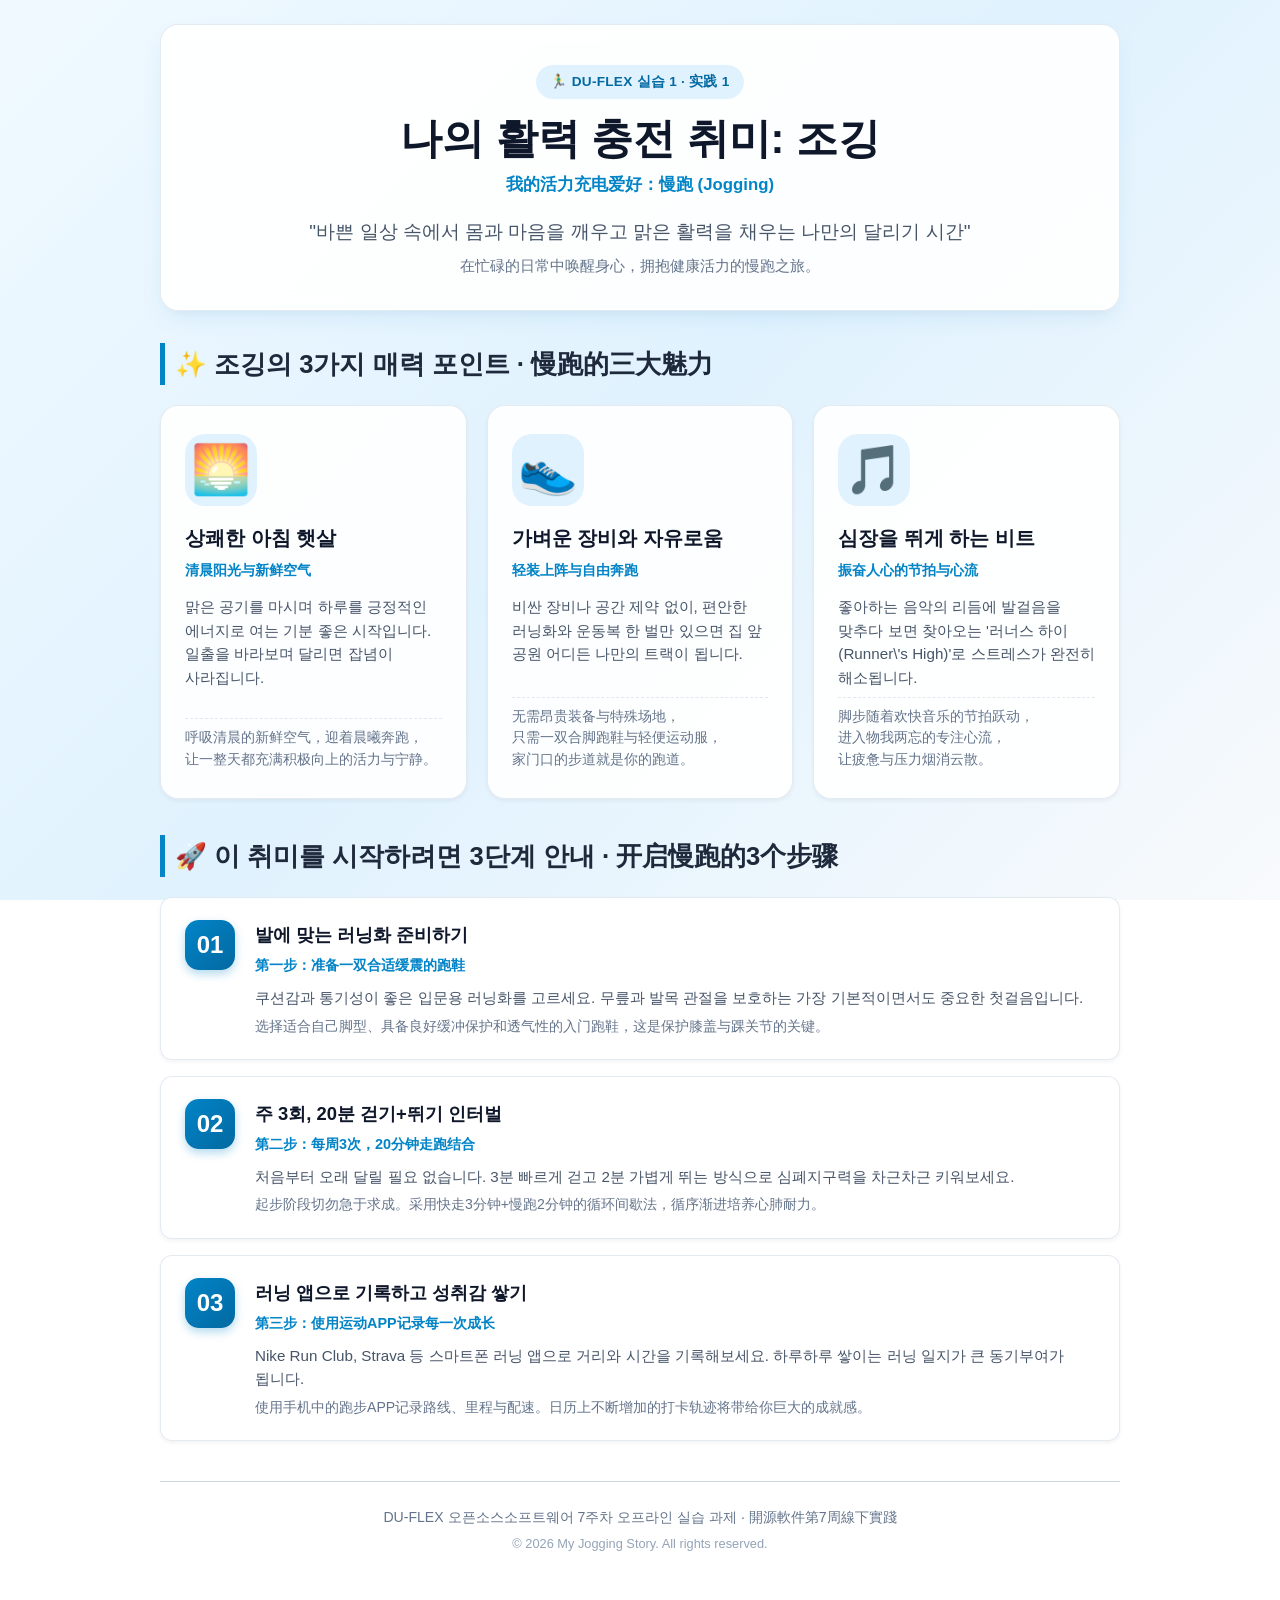
<file: practice1/index.html>
<!DOCTYPE html>
<html lang="ko">
<head>
  <meta charset="UTF-8">
  <meta name="viewport" content="width=device-width, initial-scale=1.0">
  <title>내 취미 소개 — 조깅 | 我的爱好：慢跑</title>
  <link rel="stylesheet" href="style.css">
</head>
<body>
  <div class="page-container">
    <header class="header">
      <span class="badge">🏃‍♂️ DU-FLEX 실습 1 · 实践 1</span>
      <h1 class="title">나의 활력 충전 취미: 조깅</h1>
      <p class="subtitle-zh">我的活力充电爱好：慢跑 (Jogging)</p>
      <p class="tagline">
        "바쁜 일상 속에서 몸과 마음을 깨우고 맑은 활력을 채우는 나만의 달리기 시간"<br>
        <span class="tagline-zh">在忙碌的日常中唤醒身心，拥抱健康活力的慢跑之旅。</span>
      </p>
    </header>

    <main>
      <!-- 기능 ②: 사진 대신 이모지 카드 3장 -->
      <section class="section">
        <h2 class="section-title">✨ 조깅의 3가지 매력 포인트 · 慢跑的三大魅力</h2>
        <div class="emoji-card-grid">
          <article class="card">
            <div class="emoji-icon" aria-hidden="true">🌅</div>
            <h3 class="card-title">상쾌한 아침 햇살</h3>
            <p class="card-zh">清晨阳光与新鲜空气</p>
            <p class="card-desc">
              맑은 공기를 마시며 하루를 긍정적인 에너지로 여는 기분 좋은 시작입니다. 일출을 바라보며 달리면 잡념이 사라집니다.
            </p>
            <p class="card-desc-zh">
              呼吸清晨的新鲜空气，迎着晨曦奔跑，让一整天都充满积极向上的活力与宁静。
            </p>
          </article>

          <article class="card">
            <div class="emoji-icon" aria-hidden="true">👟</div>
            <h3 class="card-title">가벼운 장비와 자유로움</h3>
            <p class="card-zh">轻装上阵与自由奔跑</p>
            <p class="card-desc">
              비싼 장비나 공간 제약 없이, 편안한 러닝화와 운동복 한 벌만 있으면 집 앞 공원 어디든 나만의 트랙이 됩니다.
            </p>
            <p class="card-desc-zh">
              无需昂贵装备与特殊场地，只需一双合脚跑鞋与轻便运动服，家门口的步道就是你的跑道。
            </p>
          </article>

          <article class="card">
            <div class="emoji-icon" aria-hidden="true">🎵</div>
            <h3 class="card-title">심장을 뛰게 하는 비트</h3>
            <p class="card-zh">振奋人心的节拍与心流</p>
            <p class="card-desc">
              좋아하는 음악의 리듬에 발걸음을 맞추다 보면 찾아오는 '러너스 하이(Runner\'s High)'로 스트레스가 완전히 해소됩니다.
            </p>
            <p class="card-desc-zh">
              脚步随着欢快音乐的节拍跃动，进入物我两忘的专注心流，让疲惫与压力烟消云散。
            </p>
          </article>
        </div>
      </section>

      <!-- 기능 ③: "이 취미를 시작하려면" 3단계 안내 -->
      <section class="section">
        <h2 class="section-title">🚀 이 취미를 시작하려면 3단계 안내 · 开启慢跑的3个步骤</h2>
        <div class="step-list">
          <div class="step-item">
            <div class="step-num">01</div>
            <div class="step-content">
              <h3 class="step-heading">발에 맞는 러닝화 준비하기</h3>
              <p class="step-heading-zh">第一步：准备一双合适缓震的跑鞋</p>
              <p class="step-desc">
                쿠션감과 통기성이 좋은 입문용 러닝화를 고르세요. 무릎과 발목 관절을 보호하는 가장 기본적이면서도 중요한 첫걸음입니다.
              </p>
              <p class="step-desc-zh">
                选择适合自己脚型、具备良好缓冲保护和透气性的入门跑鞋，这是保护膝盖与踝关节的关键。
              </p>
            </div>
          </div>

          <div class="step-item">
            <div class="step-num">02</div>
            <div class="step-content">
              <h3 class="step-heading">주 3회, 20분 걷기+뛰기 인터벌</h3>
              <p class="step-heading-zh">第二步：每周3次，20分钟走跑结合</p>
              <p class="step-desc">
                처음부터 오래 달릴 필요 없습니다. 3분 빠르게 걷고 2분 가볍게 뛰는 방식으로 심폐지구력을 차근차근 키워보세요.
              </p>
              <p class="step-desc-zh">
                起步阶段切勿急于求成。采用快走3分钟+慢跑2分钟的循环间歇法，循序渐进培养心肺耐力。
              </p>
            </div>
          </div>

          <div class="step-item">
            <div class="step-num">03</div>
            <div class="step-content">
              <h3 class="step-heading">러닝 앱으로 기록하고 성취감 쌓기</h3>
              <p class="step-heading-zh">第三步：使用运动APP记录每一次成长</p>
              <p class="step-desc">
                Nike Run Club, Strava 등 스마트폰 러닝 앱으로 거리와 시간을 기록해보세요. 하루하루 쌓이는 러닝 일지가 큰 동기부여가 됩니다.
              </p>
              <p class="step-desc-zh">
                使用手机中的跑步APP记录路线、里程与配速。日历上不断增加的打卡轨迹将带给你巨大的成就感。
              </p>
            </div>
          </div>
        </div>
      </section>
    </main>

    <footer class="footer">
      <p>DU-FLEX 오픈소스소프트웨어 7주차 오프라인 실습 과제 · 開源軟件第7周線下實踐</p>
      <p class="copyright">© 2026 My Jogging Story. All rights reserved.</p>
    </footer>
  </div>
</body>
</html>
</file>
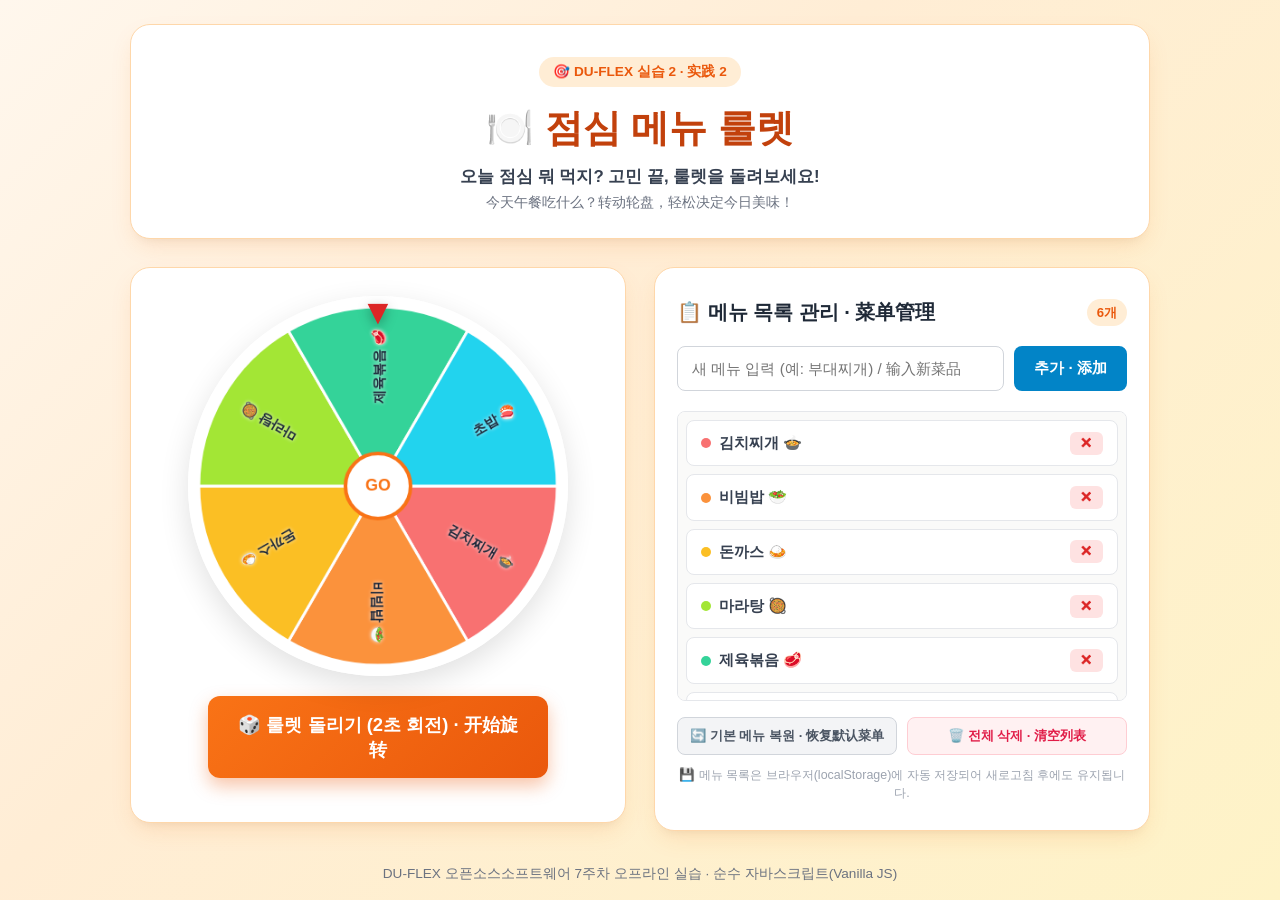
<file: practice2/index.html>
<!DOCTYPE html>
<html lang="ko">
<head>
  <meta charset="UTF-8">
  <meta name="viewport" content="width=device-width, initial-scale=1.0">
  <title>점심 메뉴 룰렛 | 午餐菜单轮盘</title>
  <link rel="stylesheet" href="style.css">
</head>
<body>
  <div class="app-container">
    <header class="app-header">
      <span class="badge">🎯 DU-FLEX 실습 2 · 实践 2</span>
      <h1>🍽️ 점심 메뉴 룰렛</h1>
      <p class="subtitle">오늘 점심 뭐 먹지? 고민 끝, 룰렛을 돌려보세요!</p>
      <p class="subtitle-zh">今天午餐吃什么？转动轮盘，轻松决定今日美味！</p>
    </header>

    <main class="main-content">
      <!-- 룰렛 영역 -->
      <section class="roulette-section">
        <div class="wheel-wrapper">
          <div class="pointer" aria-hidden="true">▼</div>
          <canvas id="wheelCanvas" width="420" height="420"></canvas>
        </div>

        <button id="spinBtn" class="spin-button" type="button">
          🎲 룰렛 돌리기 (2초 회전) · 开始旋转
        </button>

        <!-- 결과 표시 카드 (기능 ②) -->
        <div id="resultCard" class="result-card hidden">
          <span class="result-label">🎉 오늘 추천 점심 메뉴 · 今日推荐午餐</span>
          <div id="resultText" class="result-text">---</div>
          <p class="result-desc">맛있게 드시고 든든한 하루 보내세요! / 祝您用餐愉快！</p>
        </div>
      </section>

      <!-- 메뉴 목록 관리 영역 (기능 ① & ③) -->
      <section class="menu-manager-section">
        <div class="manager-header">
          <h2>📋 메뉴 목록 관리 · 菜单管理</h2>
          <span id="menuCountBadge" class="count-badge">0개</span>
        </div>

        <!-- 메뉴 입력 폼 -->
        <form id="addMenuForm" class="add-form" onsubmit="return false;">
          <input
            type="text"
            id="menuInput"
            placeholder="새 메뉴 입력 (예: 부대찌개) / 输入新菜品"
            maxlength="20"
            autocomplete="off"
            required
          />
          <button type="submit" id="addBtn" class="add-button">추가 · 添加</button>
        </form>

        <!-- 메뉴 목록 -->
        <div class="menu-list-container">
          <ul id="menuList" class="menu-list">
            <!-- 동적으로 렌더링 -->
          </ul>
        </div>

        <!-- 보조 버튼들 -->
        <div class="actions-footer">
          <button id="resetPresetBtn" class="secondary-btn" type="button">
            🔄 기본 메뉴 복원 · 恢复默认菜单
          </button>
          <button id="clearAllBtn" class="danger-btn" type="button">
            🗑️ 전체 삭제 · 清空列表
          </button>
        </div>
        <p class="storage-notice">
          💾 메뉴 목록은 브라우저(localStorage)에 자동 저장되어 새로고침 후에도 유지됩니다.
        </p>
      </section>
    </main>

    <footer class="app-footer">
      <p>DU-FLEX 오픈소스소프트웨어 7주차 오프라인 실습 · 순수 자바스크립트(Vanilla JS)</p>
    </footer>
  </div>

  <script src="app.js"></script>
</body>
</html>
</file>
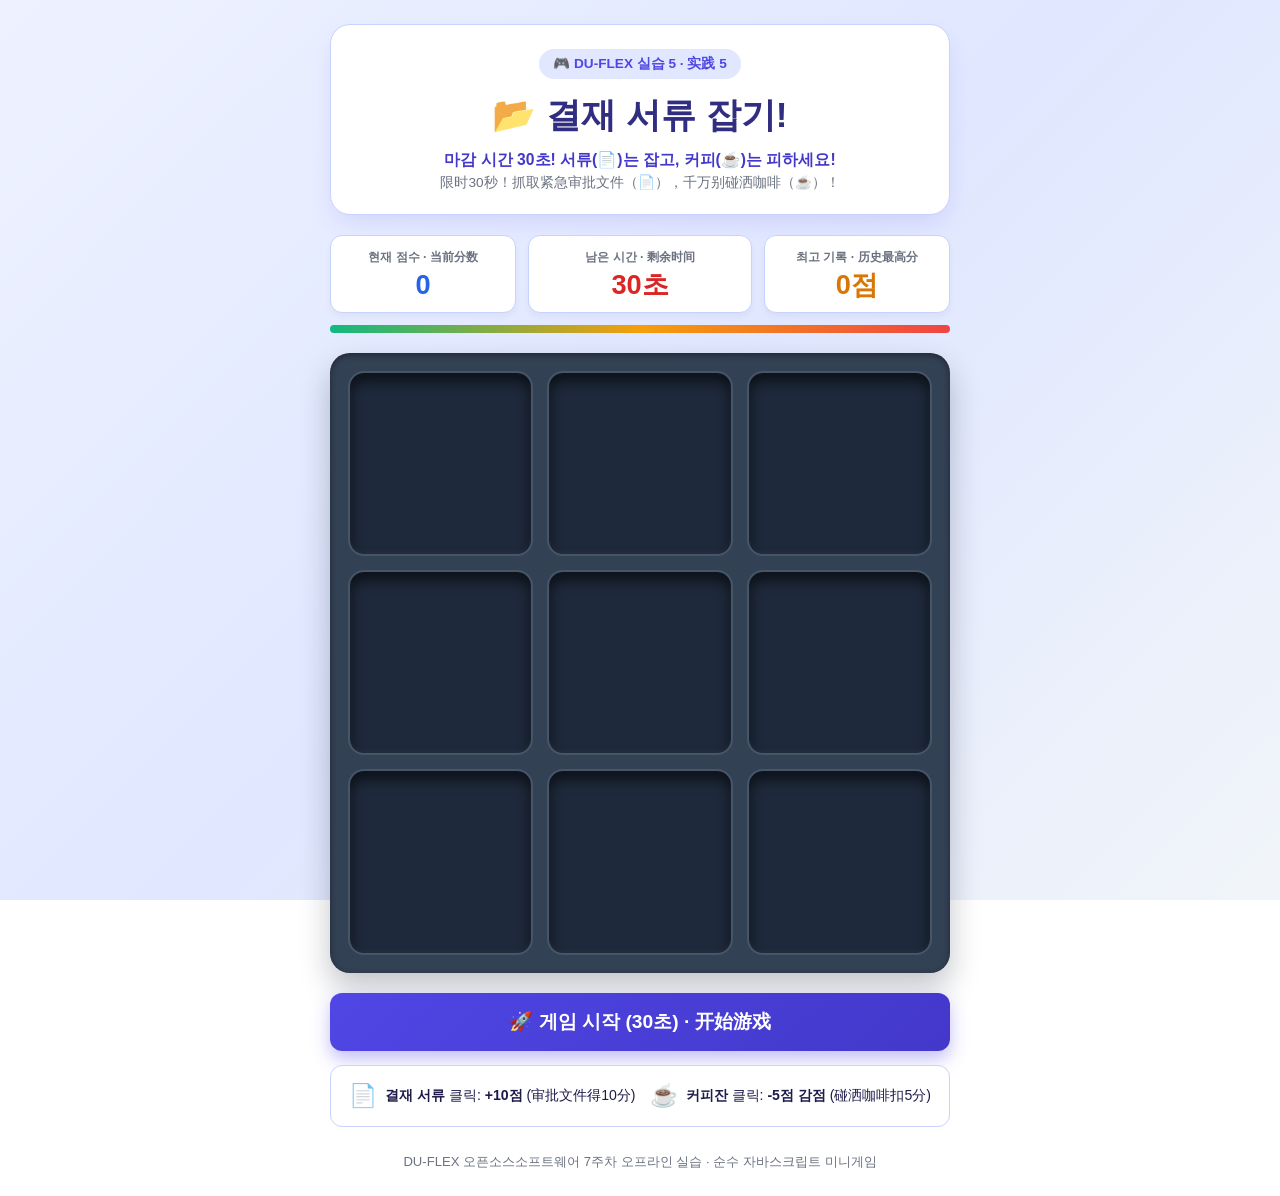
<file: practice5/index.html>
<!DOCTYPE html>
<html lang="ko">
<head>
  <meta charset="UTF-8">
  <meta name="viewport" content="width=device-width, initial-scale=1.0">
  <title>결재 서류 잡기 게임 | 抓取审批文件游戏</title>
  <link rel="stylesheet" href="style.css">
</head>
<body>
  <div class="game-container">
    <header class="game-header">
      <span class="badge">🎮 DU-FLEX 실습 5 · 实践 5</span>
      <h1>📂 결재 서류 잡기!</h1>
      <p class="subtitle">마감 시간 30초! 서류(📄)는 잡고, 커피(☕)는 피하세요!</p>
      <p class="subtitle-zh">限时30秒！抓取紧急审批文件（📄），千万别碰洒咖啡（☕）！</p>
    </header>

    <!-- 게임 상태 바 (점수, 남은시간, 최고기록) -->
    <section class="status-bar">
      <div class="status-box">
        <span class="status-label">현재 점수 · 当前分数</span>
        <span id="currentScore" class="status-value score-value">0</span>
      </div>
      <div class="status-box timer-box">
        <span class="status-label">남은 시간 · 剩余时间</span>
        <span id="timeLeft" class="status-value timer-value">30초</span>
      </div>
      <div class="status-box">
        <span class="status-label">최고 기록 · 历史最高分</span>
        <span id="highScore" class="status-value highscore-value">0</span>
      </div>
    </section>

    <!-- 타이머 진행 바 -->
    <div class="timer-progress-container">
      <div id="timerProgressBar" class="timer-progress-bar"></div>
    </div>

    <!-- 3x3 두더지잡기 게임 그리드 (기능 ①) -->
    <main class="grid-board" id="gridBoard">
      <div class="hole" data-index="0"><div class="mole" aria-hidden="true"></div></div>
      <div class="hole" data-index="1"><div class="mole" aria-hidden="true"></div></div>
      <div class="hole" data-index="2"><div class="mole" aria-hidden="true"></div></div>
      <div class="hole" data-index="3"><div class="mole" aria-hidden="true"></div></div>
      <div class="hole" data-index="4"><div class="mole" aria-hidden="true"></div></div>
      <div class="hole" data-index="5"><div class="mole" aria-hidden="true"></div></div>
      <div class="hole" data-index="6"><div class="mole" aria-hidden="true"></div></div>
      <div class="hole" data-index="7"><div class="mole" aria-hidden="true"></div></div>
      <div class="hole" data-index="8"><div class="mole" aria-hidden="true"></div></div>
    </main>

    <!-- 하단 컨트롤 & 규칙 안내 -->
    <section class="controls-section">
      <button id="startBtn" class="start-btn" type="button">
        🚀 게임 시작 (30초) · 开始游戏
      </button>

      <div class="rule-box">
        <div class="rule-item plus">
          <span class="rule-icon">📄</span>
          <span><strong>결재 서류</strong> 클릭: <strong>+10점</strong> (审批文件得10分)</span>
        </div>
        <div class="rule-item minus">
          <span class="rule-icon">☕</span>
          <span><strong>커피잔</strong> 클릭: <strong>-5점 감점</strong> (碰洒咖啡扣5分)</span>
        </div>
      </div>
    </section>

    <!-- 게임 종료 모달 (기능 ③) -->
    <div id="gameOverModal" class="modal-overlay hidden">
      <div class="modal-card">
        <h2 id="modalTitle">⏰ 업무 종료! (Time Over)</h2>
        <p class="modal-zh">30秒挑战结束！</p>
        
        <div class="modal-scores">
          <div class="modal-score-item">
            <span>이번 점수 (本次得分)</span>
            <strong id="finalScore" class="highlight-score">0점</strong>
          </div>
          <div class="modal-score-item">
            <span>최고 기록 (最高纪录)</span>
            <strong id="modalHighScore">0점</strong>
          </div>
        </div>

        <p id="newRecordNotice" class="new-record-notice hidden">
          👑 축하합니다! 새로운 최고 기록을 달성했습니다! / 恭喜创下新纪录！
        </p>

        <div class="modal-stats">
          <span>📄 결재 서류 완료: <strong id="statDocs">0</strong>건</span>
          <span>☕ 커피 쏟음: <strong id="statCoffee">0</strong>회</span>
        </div>

        <button id="modalRestartBtn" class="restart-btn" type="button">
          🔄 다시 도전하기 · 再来一局
        </button>
      </div>
    </div>

    <footer class="game-footer">
      <p>DU-FLEX 오픈소스소프트웨어 7주차 오프라인 실습 · 순수 자바스크립트 미니게임</p>
    </footer>
  </div>

  <script src="game.js"></script>
</body>
</html>
</file>
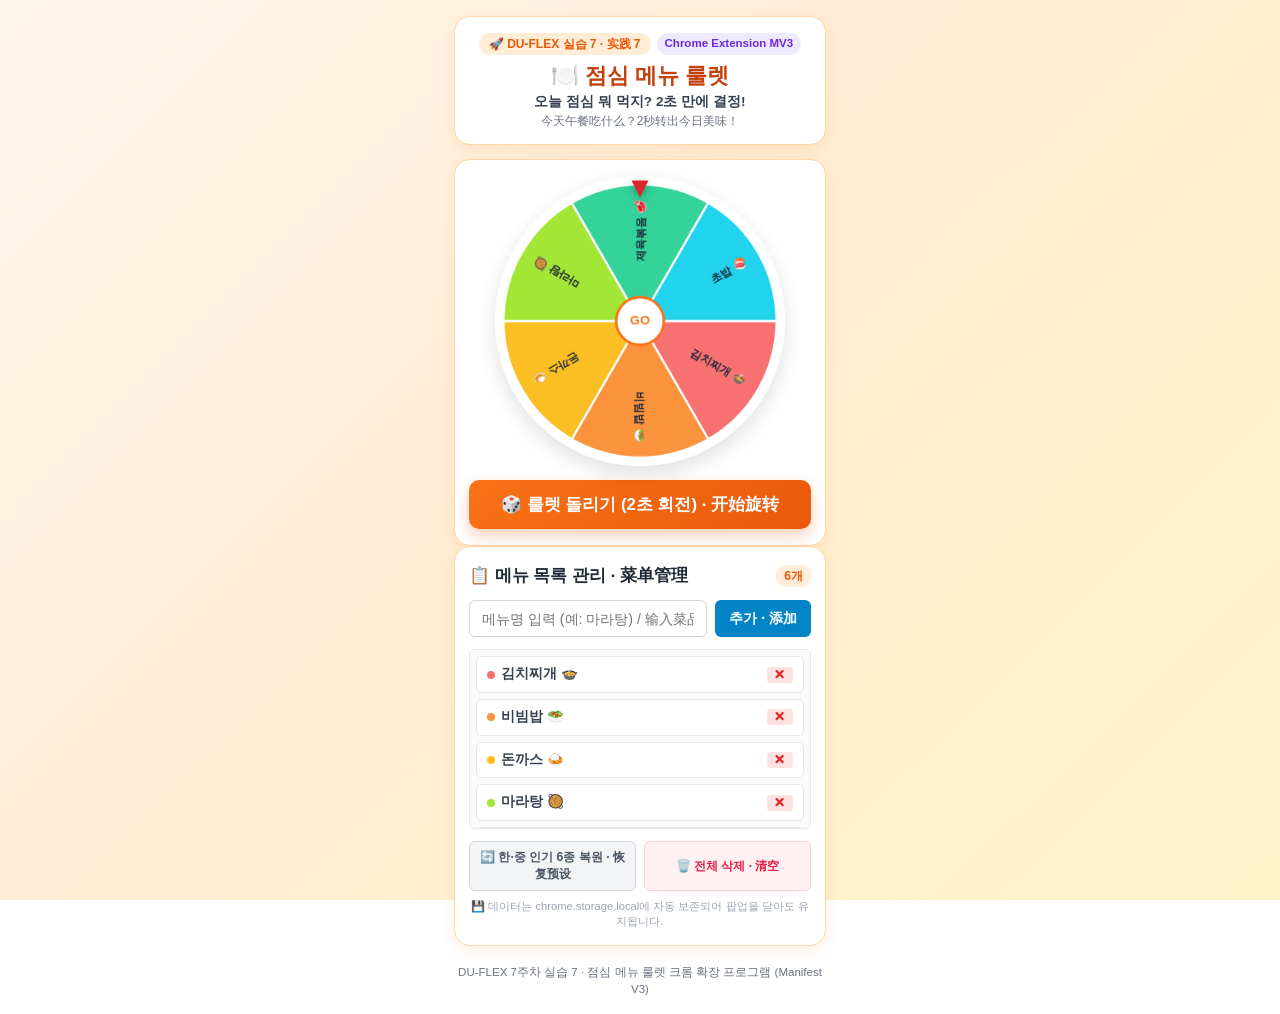
<file: practice7/index.html>
<!DOCTYPE html>
<html lang="ko">
<head>
  <meta charset="UTF-8">
  <meta name="viewport" content="width=device-width, initial-scale=1.0">
  <title>점심 메뉴 룰렛 — 크롬 확장 프로그램 | 午餐轮盘扩展程序</title>
  <link rel="stylesheet" href="style.css">
</head>
<body>
  <div class="extension-container">
    <header class="app-header">
      <div class="header-badge-row">
        <span class="badge">🚀 DU-FLEX 실습 7 · 实践 7</span>
        <span class="ext-badge">Chrome Extension MV3</span>
      </div>
      <h1>🍽️ 점심 메뉴 룰렛</h1>
      <p class="subtitle">오늘 점심 뭐 먹지? 2초 만에 결정!</p>
      <p class="subtitle-zh">今天午餐吃什么？2秒转出今日美味！</p>
    </header>

    <main class="main-content">
      <!-- 룰렛 영역 -->
      <section class="roulette-section">
        <div class="wheel-wrapper">
          <div class="pointer" aria-hidden="true">▼</div>
          <canvas id="wheelCanvas" width="340" height="340"></canvas>
        </div>

        <button id="spinBtn" class="spin-button" type="button">
          🎲 룰렛 돌리기 (2초 회전) · 开始旋转
        </button>

        <!-- 결과 표시 카드 (기능 ②) -->
        <div id="resultCard" class="result-card hidden">
          <span class="result-label">🎉 오늘 추천 점심 메뉴 · 今日推荐午餐</span>
          <div id="resultText" class="result-text">---</div>
          <p class="result-desc">맛있게 드시고 힘찬 하루 보내세요! / 祝您用餐愉快！</p>
        </div>
      </section>

      <!-- 메뉴 목록 관리 영역 (기능 ① & ③) -->
      <section class="menu-manager-section">
        <div class="manager-header">
          <h2>📋 메뉴 목록 관리 · 菜单管理</h2>
          <span id="menuCountBadge" class="count-badge">0개</span>
        </div>

        <!-- 메뉴 입력 폼 -->
        <form id="addMenuForm" class="add-form" onsubmit="return false;">
          <input
            type="text"
            id="menuInput"
            placeholder="메뉴명 입력 (예: 마라탕) / 输入菜品"
            maxlength="20"
            autocomplete="off"
            required
          />
          <button type="submit" id="addBtn" class="add-button">추가 · 添加</button>
        </form>

        <!-- 메뉴 목록 -->
        <div class="menu-list-container">
          <ul id="menuList" class="menu-list">
            <!-- 동적으로 렌더링 -->
          </ul>
        </div>

        <!-- 관리 버튼 -->
        <div class="actions-footer">
          <button id="resetPresetBtn" class="secondary-btn" type="button">
            🔄 한·중 인기 6종 복원 · 恢复预设
          </button>
          <button id="clearAllBtn" class="danger-btn" type="button">
            🗑️ 전체 삭제 · 清空
          </button>
        </div>
        <p class="storage-notice">
          💾 데이터는 chrome.storage.local에 자동 보존되어 팝업을 닫아도 유지됩니다.
        </p>
      </section>
    </main>

    <footer class="app-footer">
      <p>DU-FLEX 7주차 실습 7 · 점심 메뉴 룰렛 크롬 확장 프로그램 (Manifest V3)</p>
    </footer>
  </div>

  <script src="app.js"></script>
</body>
</html>
</file>
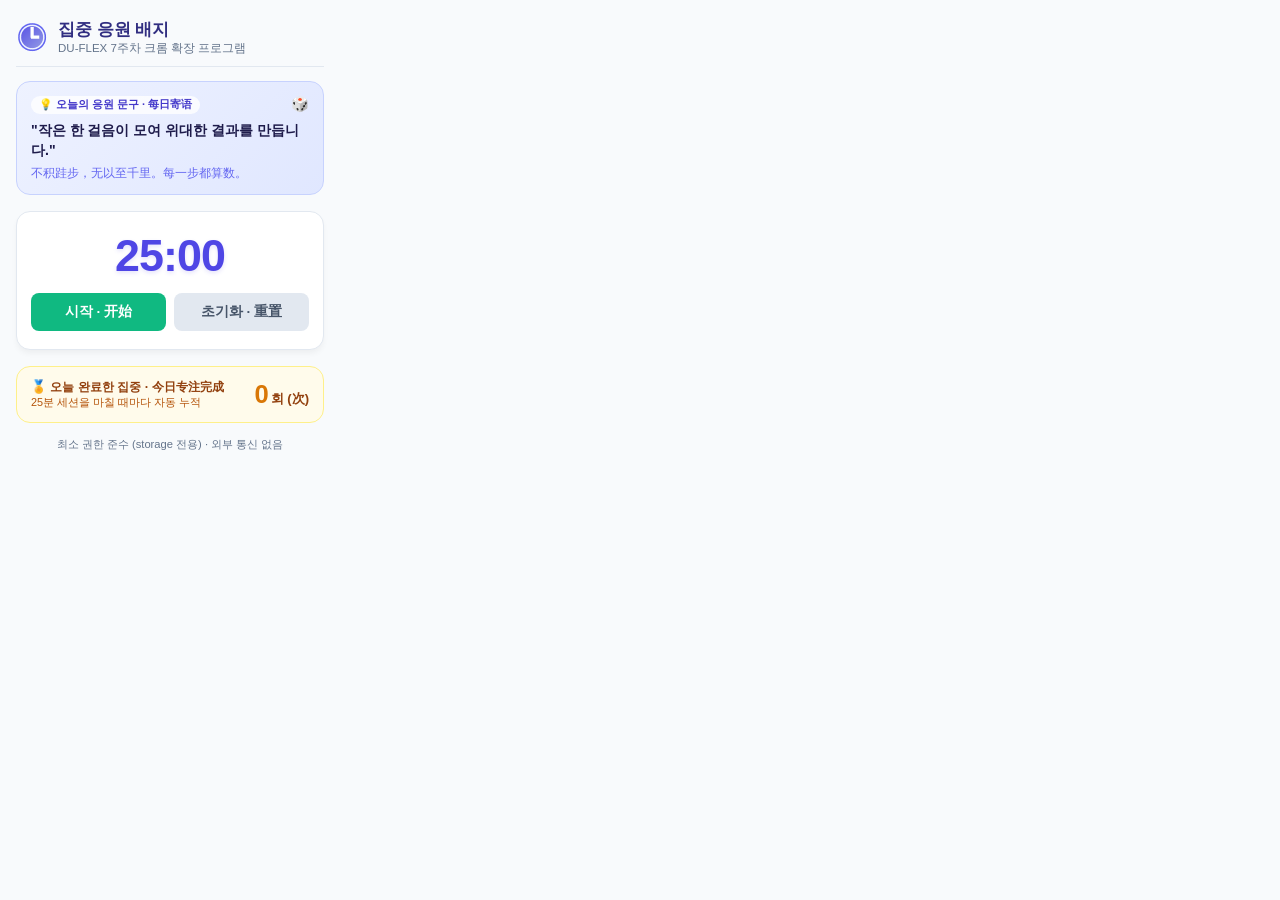
<file: practice6/popup.html>
<!DOCTYPE html>
<html lang="ko">
<head>
  <meta charset="UTF-8">
  <meta name="viewport" content="width=device-width, initial-scale=1.0">
  <title>집중 응원 배지</title>
  <style>
    :root {
      --primary: #4f46e5;
      --primary-dark: #4338ca;
      --accent: #f59e0b;
      --bg: #f8fafc;
      --surface: #ffffff;
      --text: #0f172a;
      --text-muted: #64748b;
      --border: #e2e8f0;
      --radius: 14px;
    }

    * { box-sizing: border-box; margin: 0; padding: 0; }

    body {
      width: 340px;
      padding: 18px 16px;
      font-family: -apple-system, BlinkMacSystemFont, "Segoe UI", Roboto, "Noto Sans KR", "Apple SD Gothic Neo", "Microsoft YaHei", sans-serif;
      background: var(--bg);
      color: var(--text);
      user-select: none;
    }

    /* Header */
    .header {
      display: flex;
      align-items: center;
      gap: 10px;
      margin-bottom: 14px;
      padding-bottom: 10px;
      border-bottom: 1px solid var(--border);
    }

    .header-icon {
      width: 32px;
      height: 32px;
      border-radius: 8px;
    }

    .header-text h1 {
      font-size: 1.05rem;
      font-weight: 800;
      color: #312e81;
    }

    .header-text p {
      font-size: 0.72rem;
      color: var(--text-muted);
    }

    /* 응원 문구 카드 (기능 ②) */
    .quote-card {
      background: linear-gradient(135deg, #eef2ff 0%, #e0e7ff 100%);
      border: 1px solid #c7d2fe;
      border-radius: var(--radius);
      padding: 12px 14px;
      margin-bottom: 16px;
      position: relative;
    }

    .quote-badge {
      display: inline-block;
      font-size: 0.68rem;
      font-weight: 700;
      color: #4338ca;
      background: rgba(255, 255, 255, 0.8);
      padding: 2px 8px;
      border-radius: 9999px;
      margin-bottom: 6px;
    }

    .quote-text {
      font-size: 0.88rem;
      font-weight: 600;
      color: #1e1b4b;
      line-height: 1.45;
      min-height: 40px;
    }

    .quote-zh {
      display: block;
      font-size: 0.75rem;
      color: #6366f1;
      margin-top: 4px;
    }

    .refresh-quote-btn {
      position: absolute;
      top: 10px;
      right: 10px;
      background: none;
      border: none;
      cursor: pointer;
      font-size: 0.9rem;
      color: #6366f1;
      padding: 4px;
      border-radius: 6px;
      transition: transform 0.2s;
    }

    .refresh-quote-btn:hover {
      transform: rotate(45deg);
    }

    /* 타이머 영역 (기능 ①) */
    .timer-card {
      background: var(--surface);
      border: 1px solid var(--border);
      border-radius: var(--radius);
      padding: 18px 14px;
      text-align: center;
      box-shadow: 0 4px 6px -1px rgba(0, 0, 0, 0.05);
      margin-bottom: 16px;
    }

    .timer-display {
      font-size: 2.8rem;
      font-weight: 800;
      color: var(--primary);
      font-variant-numeric: tabular-nums;
      letter-spacing: -0.02em;
      margin-bottom: 12px;
      text-shadow: 0 2px 4px rgba(79, 70, 229, 0.15);
    }

    .timer-controls {
      display: flex;
      gap: 8px;
      justify-content: center;
    }

    .btn {
      flex: 1;
      padding: 10px 0;
      font-size: 0.85rem;
      font-weight: 700;
      border-radius: 8px;
      border: none;
      cursor: pointer;
      transition: filter 0.15s ease, transform 0.1s ease;
    }

    .btn:active {
      transform: scale(0.97);
    }

    .btn-start {
      background: #10b981;
      color: #ffffff;
    }

    .btn-pause {
      background: #f59e0b;
      color: #ffffff;
    }

    .btn-reset {
      background: #e2e8f0;
      color: #475569;
    }

    /* 오늘 완료한 집중 횟수 (기능 ③) */
    .badge-counter-card {
      background: #fffbeb;
      border: 1px solid #fef08a;
      border-radius: var(--radius);
      padding: 12px 14px;
      display: flex;
      align-items: center;
      justify-content: space-between;
    }

    .counter-info {
      display: flex;
      flex-direction: column;
    }

    .counter-label {
      font-size: 0.78rem;
      font-weight: 700;
      color: #92400e;
    }

    .counter-zh {
      font-size: 0.68rem;
      color: #b45309;
    }

    .counter-value-wrapper {
      display: flex;
      align-items: baseline;
      gap: 2px;
    }

    .counter-value {
      font-size: 1.6rem;
      font-weight: 800;
      color: #d97706;
    }

    .counter-unit {
      font-size: 0.82rem;
      font-weight: 700;
      color: #92400e;
    }

    /* Footer */
    .footer {
      margin-top: 14px;
      text-align: center;
      font-size: 0.7rem;
      color: var(--text-muted);
    }
  </style>
</head>
<body>
  <!-- 헤더 -->
  <header class="header">
    <img src="icon.png" alt="아이콘" class="header-icon">
    <div class="header-text">
      <h1>집중 응원 배지</h1>
      <p>DU-FLEX 7주차 크롬 확장 프로그램</p>
    </div>
  </header>

  <!-- 기능 ②: 오늘의 응원 문구 10개 중 무작위 표시 -->
  <section class="quote-card">
    <span class="quote-badge">💡 오늘의 응원 문구 · 每日寄语</span>
    <button id="refreshQuoteBtn" class="refresh-quote-btn" title="다른 문구 보기" type="button">🎲</button>
    <div id="quoteText" class="quote-text">...</div>
    <span id="quoteZh" class="quote-zh">...</span>
  </section>

  <!-- 기능 ①: 25분 집중 타이머 (시작/정지/초기화) -->
  <section class="timer-card">
    <div id="timerDisplay" class="timer-display">25:00</div>
    <div class="timer-controls">
      <button id="startPauseBtn" class="btn btn-start" type="button">시작 · 开始</button>
      <button id="resetBtn" class="btn btn-reset" type="button">초기화 · 重置</button>
    </div>
  </section>

  <!-- 기능 ③: 오늘 완료한 집중 횟수 저장 및 표시 -->
  <section class="badge-counter-card">
    <div class="counter-info">
      <span class="counter-label">🏅 오늘 완료한 집중 · 今日专注完成</span>
      <span class="counter-zh">25분 세션을 마칠 때마다 자동 누적</span>
    </div>
    <div class="counter-value-wrapper">
      <span id="focusCount" class="counter-value">0</span>
      <span class="counter-unit">회 (次)</span>
    </div>
  </section>

  <footer class="footer">
    최소 권한 준수 (storage 전용) · 외부 통신 없음
  </footer>

  <script src="popup.js"></script>
</body>
</html>
</file>
<file: practice1/style.css>
/* ==========================================================================
   DU-FLEX 7주차 실습 1: 내 취미 소개 홈페이지 (조깅)
   DU-FLEX 第7周实践 1：我的爱好介绍静态网页（慢跑）
   ========================================================================== */

:root {
  --primary-color: #0284c7;
  --primary-dark: #0369a1;
  --primary-light: #e0f2fe;
  --accent-color: #f97316;
  --accent-light: #ffedd5;
  --text-main: #0f172a;
  --text-muted: #475569;
  --text-sub: #64748b;
  --bg-gradient: linear-gradient(135deg, #f0f9ff 0%, #e0f2fe 50%, #f8fafc 100%);
  --card-bg: rgba(255, 255, 255, 0.92);
  --card-border: rgba(226, 232, 240, 0.9);
  --shadow-sm: 0 2px 4px rgba(15, 23, 42, 0.05);
  --shadow-md: 0 10px 25px -5px rgba(2, 132, 199, 0.1), 0 8px 10px -6px rgba(0, 0, 0, 0.04);
  --shadow-hover: 0 20px 30px -10px rgba(2, 132, 199, 0.2);
  --radius-lg: 18px;
  --radius-md: 12px;
  --radius-full: 9999px;
}

* {
  box-sizing: border-box;
  margin: 0;
  padding: 0;
}

html {
  font-size: 16px;
  scroll-behavior: smooth;
  -webkit-text-size-adjust: 100%;
}

body {
  font-family: -apple-system, BlinkMacSystemFont, "Segoe UI", Roboto, "Noto Sans KR", "Apple SD Gothic Neo", "Malgun Gothic", "Microsoft YaHei", sans-serif;
  color: var(--text-main);
  background: var(--bg-gradient);
  background-attachment: fixed;
  min-height: 100vh;
  line-height: 1.65;
  padding: 24px 16px;
  word-break: keep-all;
  overflow-wrap: break-word;
}

.page-container {
  max-width: 960px;
  margin: 0 auto;
}

/* Header */
.header {
  text-align: center;
  padding: 40px 20px 32px;
  background: var(--card-bg);
  border: 1px solid var(--card-border);
  border-radius: var(--radius-lg);
  box-shadow: var(--shadow-md);
  margin-bottom: 32px;
  backdrop-filter: blur(8px);
}

.badge {
  display: inline-block;
  background: var(--primary-light);
  color: var(--primary-dark);
  font-size: 0.85rem;
  font-weight: 700;
  padding: 6px 14px;
  border-radius: var(--radius-full);
  margin-bottom: 14px;
  letter-spacing: 0.02em;
}

.title {
  font-size: clamp(1.8rem, 4vw, 2.6rem);
  font-weight: 800;
  color: #0f172a;
  line-height: 1.25;
  margin-bottom: 6px;
}

.subtitle-zh {
  font-size: 1.05rem;
  color: var(--primary-color);
  font-weight: 600;
  margin-bottom: 18px;
}

.tagline {
  font-size: clamp(1rem, 2.2vw, 1.2rem);
  color: var(--text-muted);
  max-width: 680px;
  margin: 0 auto;
  line-height: 1.6;
}

.tagline-zh {
  display: block;
  font-size: 0.95rem;
  color: var(--text-sub);
  margin-top: 6px;
}

/* Section styling */
.section {
  margin-bottom: 36px;
}

.section-title {
  font-size: clamp(1.25rem, 3vw, 1.6rem);
  font-weight: 700;
  color: #1e293b;
  margin-bottom: 20px;
  padding-left: 10px;
  border-left: 5px solid var(--primary-color);
}

/* Emoji cards grid (기능 ②) */
.emoji-card-grid {
  display: grid;
  grid-template-columns: repeat(auto-fit, minmax(260px, 1fr));
  gap: 20px;
}

.card {
  background: var(--card-bg);
  border: 1px solid var(--card-border);
  border-radius: var(--radius-lg);
  padding: 28px 24px;
  box-shadow: var(--shadow-sm);
  transition: transform 0.25s ease, box-shadow 0.25s ease, border-color 0.25s ease;
  display: flex;
  flex-direction: column;
}

.card:hover {
  transform: translateY(-6px);
  box-shadow: var(--shadow-hover);
  border-color: #bae6fd;
}

.emoji-icon {
  font-size: 3rem;
  line-height: 1;
  margin-bottom: 16px;
  background: var(--primary-light);
  width: 72px;
  height: 72px;
  display: flex;
  align-items: center;
  justify-content: center;
  border-radius: 20px;
}

.card-title {
  font-size: 1.25rem;
  font-weight: 700;
  color: #0f172a;
  margin-bottom: 4px;
}

.card-zh {
  font-size: 0.9rem;
  font-weight: 600;
  color: var(--primary-color);
  margin-bottom: 12px;
}

.card-desc {
  font-size: 0.95rem;
  color: var(--text-muted);
  line-height: 1.55;
  margin-bottom: 8px;
}

.card-desc-zh {
  font-size: 0.88rem;
  color: var(--text-sub);
  line-height: 1.5;
  border-top: 1px dashed #e2e8f0;
  padding-top: 8px;
  margin-top: auto;
}

/* 3-step guide (기능 ③) */
.step-list {
  display: flex;
  flex-direction: column;
  gap: 16px;
}

.step-item {
  display: flex;
  align-items: flex-start;
  gap: 20px;
  background: var(--card-bg);
  border: 1px solid var(--card-border);
  border-radius: var(--radius-md);
  padding: 22px 24px;
  box-shadow: var(--shadow-sm);
  transition: border-color 0.2s ease, box-shadow 0.2s ease;
}

.step-item:hover {
  border-color: #93c5fd;
  box-shadow: var(--shadow-md);
}

.step-num {
  font-size: 1.5rem;
  font-weight: 800;
  color: #fff;
  background: linear-gradient(135deg, var(--primary-color), var(--primary-dark));
  width: 50px;
  height: 50px;
  border-radius: 14px;
  display: flex;
  align-items: center;
  justify-content: center;
  flex-shrink: 0;
  box-shadow: 0 4px 10px rgba(2, 132, 199, 0.3);
}

.step-content {
  flex: 1;
  min-width: 0;
}

.step-heading {
  font-size: 1.15rem;
  font-weight: 700;
  color: #0f172a;
  margin-bottom: 4px;
}

.step-heading-zh {
  font-size: 0.9rem;
  font-weight: 600;
  color: var(--primary-color);
  margin-bottom: 8px;
}

.step-desc {
  font-size: 0.95rem;
  color: var(--text-muted);
  line-height: 1.55;
  margin-bottom: 6px;
}

.step-desc-zh {
  font-size: 0.88rem;
  color: var(--text-sub);
  line-height: 1.5;
}

/* Footer */
.footer {
  text-align: center;
  padding: 24px 16px;
  color: var(--text-sub);
  font-size: 0.88rem;
  border-top: 1px solid #cbd5e1;
  margin-top: 40px;
}

.copyright {
  font-size: 0.8rem;
  color: #94a3b8;
  margin-top: 4px;
}

/* Mobile responsive media query */
@media (max-width: 640px) {
  body {
    padding: 16px 12px;
  }

  .header {
    padding: 28px 16px 24px;
    margin-bottom: 24px;
  }

  .step-item {
    flex-direction: column;
    gap: 12px;
    padding: 18px 16px;
  }

  .step-num {
    width: 42px;
    height: 42px;
    font-size: 1.25rem;
    border-radius: 10px;
  }

  .emoji-card-grid {
    grid-template-columns: 1fr;
    gap: 16px;
  }

  .card {
    padding: 20px 18px;
  }
}
</file>
<file: practice2/style.css>
/* ==========================================================================
   DU-FLEX 7주차 실습 2: 점심 메뉴 룰렛 (style.css)
   DU-FLEX 第7周实践 2：午餐菜单轮盘
   ========================================================================== */

:root {
  --primary: #f97316;
  --primary-dark: #ea580c;
  --primary-light: #ffedd5;
  --accent: #0284c7;
  --bg-gradient: linear-gradient(135deg, #fff7ed 0%, #ffedd5 40%, #fef3c7 100%);
  --surface: #ffffff;
  --surface-border: #fed7aa;
  --text-main: #1f2937;
  --text-muted: #6b7280;
  --radius-lg: 20px;
  --radius-md: 12px;
  --radius-sm: 8px;
  --shadow: 0 10px 25px -5px rgba(249, 115, 22, 0.15), 0 8px 10px -6px rgba(0, 0, 0, 0.05);
  --shadow-lg: 0 20px 35px -10px rgba(249, 115, 22, 0.25);
}

* {
  box-sizing: border-box;
  margin: 0;
  padding: 0;
}

body {
  font-family: -apple-system, BlinkMacSystemFont, "Segoe UI", Roboto, "Noto Sans KR", "Apple SD Gothic Neo", "Microsoft YaHei", sans-serif;
  background: var(--bg-gradient);
  background-attachment: fixed;
  color: var(--text-main);
  min-height: 100vh;
  padding: 24px 16px;
  line-height: 1.6;
}

.app-container {
  max-width: 1020px;
  margin: 0 auto;
}

/* Header */
.app-header {
  text-align: center;
  background: var(--surface);
  border: 1px solid var(--surface-border);
  border-radius: var(--radius-lg);
  padding: 32px 20px 24px;
  margin-bottom: 28px;
  box-shadow: var(--shadow);
}

.badge {
  display: inline-block;
  background: var(--primary-light);
  color: var(--primary-dark);
  font-weight: 700;
  font-size: 0.85rem;
  padding: 4px 14px;
  border-radius: 9999px;
  margin-bottom: 10px;
}

.app-header h1 {
  font-size: clamp(1.8rem, 4vw, 2.4rem);
  font-weight: 800;
  color: #c2410c;
  margin-bottom: 6px;
}

.subtitle {
  font-size: 1.05rem;
  font-weight: 600;
  color: #374151;
}

.subtitle-zh {
  font-size: 0.9rem;
  color: var(--text-muted);
}

/* Main Grid Layout */
.main-content {
  display: grid;
  grid-template-columns: 1fr 1fr;
  gap: 28px;
  align-items: start;
}

/* Left: Roulette Wheel Section */
.roulette-section {
  background: var(--surface);
  border: 1px solid var(--surface-border);
  border-radius: var(--radius-lg);
  padding: 28px 20px;
  box-shadow: var(--shadow);
  display: flex;
  flex-direction: column;
  align-items: center;
  text-align: center;
}

.wheel-wrapper {
  position: relative;
  width: 100%;
  max-width: 380px;
  aspect-ratio: 1;
  display: flex;
  align-items: center;
  justify-content: center;
  margin-bottom: 20px;
}

.pointer {
  position: absolute;
  top: -12px;
  left: 50%;
  transform: translateX(-50%);
  font-size: 2.2rem;
  color: #dc2626;
  z-index: 10;
  filter: drop-shadow(0 4px 6px rgba(0, 0, 0, 0.3));
  pointer-events: none;
  animation: bounce 1.2s infinite ease-in-out;
}

@keyframes bounce {
  0%, 100% { transform: translateX(-50%) translateY(0); }
  50% { transform: translateX(-50%) translateY(4px); }
}

#wheelCanvas {
  width: 100%;
  height: 100%;
  border-radius: 50%;
  box-shadow: 0 10px 30px rgba(0, 0, 0, 0.12), inset 0 0 0 6px #ffffff;
  display: block;
}

.spin-button {
  width: 100%;
  max-width: 340px;
  padding: 16px 24px;
  font-size: 1.15rem;
  font-weight: 700;
  color: #ffffff;
  background: linear-gradient(135deg, #f97316, #ea580c);
  border: none;
  border-radius: var(--radius-md);
  box-shadow: 0 8px 18px rgba(234, 88, 12, 0.35);
  cursor: pointer;
  transition: transform 0.15s ease, box-shadow 0.15s ease, filter 0.15s ease;
  margin-bottom: 16px;
}

.spin-button:hover:not(:disabled) {
  transform: translateY(-2px);
  box-shadow: 0 12px 24px rgba(234, 88, 12, 0.45);
  filter: brightness(1.05);
}

.spin-button:active:not(:disabled) {
  transform: translateY(1px);
}

.spin-button:disabled {
  opacity: 0.6;
  cursor: not-allowed;
  transform: none;
}

/* Result Card */
.result-card {
  width: 100%;
  max-width: 340px;
  background: linear-gradient(135deg, #fef3c7, #fde68a);
  border: 2px solid #f59e0b;
  border-radius: var(--radius-md);
  padding: 18px 16px;
  box-shadow: 0 8px 20px rgba(245, 158, 11, 0.25);
  animation: popIn 0.35s cubic-bezier(0.175, 0.885, 0.32, 1.275);
}

.result-card.hidden {
  display: none;
}

@keyframes popIn {
  from { opacity: 0; transform: scale(0.85); }
  to { opacity: 1; transform: scale(1); }
}

.result-label {
  display: block;
  font-size: 0.82rem;
  font-weight: 700;
  color: #92400e;
  text-transform: uppercase;
  margin-bottom: 4px;
}

.result-text {
  font-size: 1.9rem;
  font-weight: 800;
  color: #b45309;
  letter-spacing: -0.02em;
  margin: 6px 0;
  text-shadow: 0 1px 2px rgba(0, 0, 0, 0.1);
}

.result-desc {
  font-size: 0.82rem;
  color: #78350f;
}

/* Right: Menu Manager Section */
.menu-manager-section {
  background: var(--surface);
  border: 1px solid var(--surface-border);
  border-radius: var(--radius-lg);
  padding: 28px 22px;
  box-shadow: var(--shadow);
  display: flex;
  flex-direction: column;
}

.manager-header {
  display: flex;
  align-items: center;
  justify-content: space-between;
  margin-bottom: 18px;
}

.manager-header h2 {
  font-size: 1.25rem;
  font-weight: 700;
  color: #1f2937;
}

.count-badge {
  background: var(--primary-light);
  color: var(--primary-dark);
  font-size: 0.82rem;
  font-weight: 700;
  padding: 3px 10px;
  border-radius: 9999px;
}

/* Add Form */
.add-form {
  display: flex;
  gap: 10px;
  margin-bottom: 20px;
}

.add-form input {
  flex: 1;
  padding: 12px 14px;
  font-size: 0.95rem;
  border: 1.5px solid #d1d5db;
  border-radius: var(--radius-sm);
  outline: none;
  transition: border-color 0.2s ease, box-shadow 0.2s ease;
}

.add-form input:focus {
  border-color: var(--primary);
  box-shadow: 0 0 0 3px rgba(249, 115, 22, 0.2);
}

.add-button {
  padding: 12px 20px;
  font-size: 0.95rem;
  font-weight: 700;
  background: var(--accent);
  color: #ffffff;
  border: none;
  border-radius: var(--radius-sm);
  cursor: pointer;
  white-space: nowrap;
  transition: background 0.15s ease;
}

.add-button:hover {
  background: #0369a1;
}

/* Menu List */
.menu-list-container {
  max-height: 290px;
  overflow-y: auto;
  border: 1px solid #e5e7eb;
  border-radius: var(--radius-sm);
  padding: 8px;
  margin-bottom: 16px;
  background: #fafaf9;
}

.menu-list {
  list-style: none;
  display: flex;
  flex-direction: column;
  gap: 8px;
}

.menu-item {
  display: flex;
  align-items: center;
  justify-content: space-between;
  background: #ffffff;
  border: 1px solid #e5e7eb;
  padding: 10px 14px;
  border-radius: var(--radius-sm);
  transition: background 0.15s ease, border-color 0.15s ease;
}

.menu-item:hover {
  border-color: #cbd5e1;
  background: #f8fafc;
}

.menu-name {
  font-size: 0.95rem;
  font-weight: 600;
  color: #374151;
  display: flex;
  align-items: center;
  gap: 8px;
}

.menu-dot {
  width: 10px;
  height: 10px;
  border-radius: 50%;
  display: inline-block;
}

.delete-btn {
  background: #fee2e2;
  color: #dc2626;
  border: none;
  padding: 4px 10px;
  font-size: 0.8rem;
  font-weight: 700;
  border-radius: 6px;
  cursor: pointer;
  transition: background 0.15s ease;
}

.delete-btn:hover {
  background: #fca5a5;
  color: #991b1b;
}

.empty-state {
  text-align: center;
  padding: 24px 16px;
  color: #9ca3af;
  font-size: 0.9rem;
}

/* Actions Footer */
.actions-footer {
  display: flex;
  gap: 10px;
  margin-bottom: 12px;
}

.secondary-btn, .danger-btn {
  flex: 1;
  padding: 9px 12px;
  font-size: 0.82rem;
  font-weight: 600;
  border-radius: var(--radius-sm);
  cursor: pointer;
  transition: background 0.15s ease;
}

.secondary-btn {
  background: #f3f4f6;
  color: #4b5563;
  border: 1px solid #d1d5db;
}

.secondary-btn:hover {
  background: #e5e7eb;
}

.danger-btn {
  background: #fff1f2;
  color: #e11d48;
  border: 1px solid #fecdd3;
}

.danger-btn:hover {
  background: #ffe4e6;
}

.storage-notice {
  font-size: 0.78rem;
  color: #9ca3af;
  text-align: center;
  line-height: 1.4;
}

/* App Footer */
.app-footer {
  text-align: center;
  margin-top: 32px;
  font-size: 0.85rem;
  color: var(--text-muted);
}

/* Responsive */
@media (max-width: 768px) {
  .main-content {
    grid-template-columns: 1fr;
    gap: 20px;
  }

  .wheel-wrapper {
    max-width: 320px;
  }
}
</file>
<file: practice5/style.css>
/* ==========================================================================
   DU-FLEX 7주차 실습 5: "결재 서류 잡기" 게임 (style.css)
   DU-FLEX 第7周实践 5：“抓取审批文件”游戏
   ========================================================================== */

:root {
  --primary: #4f46e5;
  --primary-light: #e0e7ff;
  --success: #16a34a;
  --danger: #dc2626;
  --bg-gradient: linear-gradient(135deg, #eef2ff 0%, #e0e7ff 50%, #f1f5f9 100%);
  --surface: #ffffff;
  --surface-border: #c7d2fe;
  --text-main: #1e1b4b;
  --radius-lg: 20px;
  --radius-md: 12px;
  --shadow: 0 10px 25px -5px rgba(79, 70, 229, 0.15);
}

* { box-sizing: border-box; margin: 0; padding: 0; }

body {
  font-family: -apple-system, BlinkMacSystemFont, "Segoe UI", Roboto, "Noto Sans KR", "Apple SD Gothic Neo", "Microsoft YaHei", sans-serif;
  background: var(--bg-gradient);
  background-attachment: fixed;
  color: var(--text-main);
  min-height: 100vh;
  padding: 24px 16px;
  line-height: 1.6;
  user-select: none;
}

.game-container {
  max-width: 620px;
  margin: 0 auto;
}

/* Header */
.game-header {
  text-align: center;
  background: var(--surface);
  border: 1px solid var(--surface-border);
  border-radius: var(--radius-lg);
  padding: 24px 16px 20px;
  margin-bottom: 20px;
  box-shadow: var(--shadow);
}

.badge {
  display: inline-block;
  background: var(--primary-light);
  color: var(--primary);
  font-size: 0.85rem;
  font-weight: 700;
  padding: 4px 14px;
  border-radius: 9999px;
  margin-bottom: 8px;
}

.game-header h1 {
  font-size: clamp(1.6rem, 3.8vw, 2.2rem);
  font-weight: 800;
  color: #312e81;
}

.subtitle {
  font-size: 0.98rem;
  font-weight: 600;
  color: #4338ca;
  margin-top: 4px;
}

.subtitle-zh {
  font-size: 0.85rem;
  color: #6b7280;
}

/* Status Bar */
.status-bar {
  display: grid;
  grid-template-columns: 1fr 1.2fr 1fr;
  gap: 12px;
  margin-bottom: 12px;
}

.status-box {
  background: var(--surface);
  border: 1px solid var(--surface-border);
  border-radius: var(--radius-md);
  padding: 12px 8px;
  text-align: center;
  box-shadow: 0 4px 6px rgba(0,0,0,0.04);
}

.status-label {
  display: block;
  font-size: 0.78rem;
  font-weight: 700;
  color: #6b7280;
  margin-bottom: 2px;
}

.status-value {
  font-size: 1.7rem;
  font-weight: 800;
  display: block;
  line-height: 1.1;
}

.score-value { color: #2563eb; }
.timer-value { color: #dc2626; }
.highscore-value { color: #d97706; }

/* Timer Progress */
.timer-progress-container {
  width: 100%;
  height: 8px;
  background: #e2e8f0;
  border-radius: 9999px;
  overflow: hidden;
  margin-bottom: 20px;
}

.timer-progress-bar {
  height: 100%;
  width: 100%;
  background: linear-gradient(90deg, #10b981, #f59e0b, #ef4444);
  transition: width 0.1s linear;
}

/* 3x3 Grid Board (기능 ①) */
.grid-board {
  display: grid;
  grid-template-columns: repeat(3, 1fr);
  gap: 14px;
  background: #334155;
  padding: 18px;
  border-radius: var(--radius-lg);
  box-shadow: 0 15px 30px rgba(15, 23, 42, 0.25), inset 0 2px 6px rgba(0,0,0,0.4);
  margin-bottom: 20px;
}

.hole {
  aspect-ratio: 1;
  background: #1e293b;
  border-radius: 16px;
  position: relative;
  overflow: hidden;
  box-shadow: inset 0 8px 14px rgba(0, 0, 0, 0.6), inset 0 -2px 4px rgba(255, 255, 255, 0.05);
  display: flex;
  align-items: center;
  justify-content: center;
  cursor: pointer;
  border: 2px solid #475569;
}

.hole:active {
  transform: scale(0.97);
}

.mole {
  font-size: 3.4rem;
  position: absolute;
  bottom: -100%;
  transition: bottom 0.18s cubic-bezier(0.175, 0.885, 0.32, 1.275);
  pointer-events: none;
  filter: drop-shadow(0 4px 6px rgba(0, 0, 0, 0.3));
}

.hole.up .mole {
  bottom: 12%;
  animation: wobble 0.6s infinite ease-in-out;
}

@keyframes wobble {
  0%, 100% { transform: translateY(0) rotate(0deg); }
  50% { transform: translateY(-4px) rotate(4deg); }
}

/* Floating Points Feedback */
.float-score {
  position: absolute;
  top: 30%;
  left: 50%;
  transform: translate(-50%, 0);
  font-size: 1.5rem;
  font-weight: 800;
  pointer-events: none;
  animation: floatUp 0.65s ease-out forwards;
  z-index: 20;
  text-shadow: 0 2px 4px rgba(0, 0, 0, 0.4);
}

.float-score.plus { color: #4ade80; }
.float-score.minus { color: #f87171; }

@keyframes floatUp {
  0% { opacity: 1; transform: translate(-50%, 0) scale(0.9); }
  50% { transform: translate(-50%, -20px) scale(1.2); }
  100% { opacity: 0; transform: translate(-50%, -40px) scale(1); }
}

/* Controls */
.controls-section {
  display: flex;
  flex-direction: column;
  gap: 14px;
}

.start-btn {
  width: 100%;
  padding: 16px;
  font-size: 1.2rem;
  font-weight: 700;
  color: #ffffff;
  background: linear-gradient(135deg, #4f46e5, #4338ca);
  border: none;
  border-radius: var(--radius-md);
  cursor: pointer;
  box-shadow: 0 8px 18px rgba(79, 70, 229, 0.35);
  transition: transform 0.15s ease, filter 0.15s ease;
}

.start-btn:hover:not(:disabled) {
  filter: brightness(1.1);
  transform: translateY(-2px);
}

.start-btn:disabled {
  opacity: 0.6;
  cursor: not-allowed;
  transform: none;
}

.rule-box {
  display: flex;
  justify-content: space-around;
  background: var(--surface);
  border: 1px solid var(--surface-border);
  border-radius: var(--radius-md);
  padding: 12px 16px;
  font-size: 0.88rem;
  gap: 10px;
}

.rule-item {
  display: flex;
  align-items: center;
  gap: 8px;
}

.rule-icon {
  font-size: 1.4rem;
}

/* Game Over Modal */
.modal-overlay {
  position: fixed;
  inset: 0;
  background: rgba(15, 23, 42, 0.7);
  backdrop-filter: blur(4px);
  display: flex;
  align-items: center;
  justify-content: center;
  z-index: 100;
  padding: 20px;
}

.modal-overlay.hidden {
  display: none;
}

.modal-card {
  background: var(--surface);
  border-radius: var(--radius-lg);
  padding: 32px 24px;
  max-width: 420px;
  width: 100%;
  text-align: center;
  box-shadow: 0 20px 40px rgba(0, 0, 0, 0.3);
  animation: popModal 0.3s cubic-bezier(0.175, 0.885, 0.32, 1.275);
}

@keyframes popModal {
  from { opacity: 0; transform: scale(0.85); }
  to { opacity: 1; transform: scale(1); }
}

.modal-card h2 {
  font-size: 1.6rem;
  color: #1e1b4b;
  margin-bottom: 2px;
}

.modal-zh {
  font-size: 0.9rem;
  color: #6b7280;
  margin-bottom: 20px;
}

.modal-scores {
  display: flex;
  gap: 12px;
  margin-bottom: 16px;
}

.modal-score-item {
  flex: 1;
  background: #f8fafc;
  border: 1px solid #e2e8f0;
  border-radius: var(--radius-md);
  padding: 12px;
}

.modal-score-item span {
  display: block;
  font-size: 0.78rem;
  color: #64748b;
  margin-bottom: 4px;
}

.modal-score-item strong {
  font-size: 1.4rem;
  color: #0f172a;
}

.highlight-score {
  color: #4f46e5 !important;
}

.new-record-notice {
  background: #fef3c7;
  color: #b45309;
  font-weight: 700;
  font-size: 0.9rem;
  padding: 10px;
  border-radius: 8px;
  margin-bottom: 16px;
  border: 1px solid #fde68a;
}

.new-record-notice.hidden {
  display: none;
}

.modal-stats {
  display: flex;
  justify-content: space-around;
  font-size: 0.85rem;
  color: #475569;
  background: #f1f5f9;
  padding: 10px;
  border-radius: 8px;
  margin-bottom: 20px;
}

.restart-btn {
  width: 100%;
  padding: 14px;
  font-size: 1.1rem;
  font-weight: 700;
  color: #ffffff;
  background: linear-gradient(135deg, #10b981, #059669);
  border: none;
  border-radius: var(--radius-md);
  cursor: pointer;
  transition: transform 0.15s ease;
}

.restart-btn:hover {
  transform: translateY(-2px);
}

.game-footer {
  text-align: center;
  font-size: 0.82rem;
  color: #6b7280;
  margin-top: 24px;
}

@media (max-width: 480px) {
  .mole { font-size: 2.8rem; }
  .grid-board { padding: 12px; gap: 10px; }
  .status-value { font-size: 1.4rem; }
}
</file>
<file: practice7/style.css>
/* ==========================================================================
   DU-FLEX 7주차 실습 7: 점심 메뉴 룰렛 크롬 확장 프로그램 (style.css)
   DU-FLEX 第7周实践 7：午餐菜单轮盘 Chrome扩展程序 (Manifest V3)
   ========================================================================== */

:root {
  --primary: #f97316;
  --primary-dark: #ea580c;
  --primary-light: #ffedd5;
  --accent: #0284c7;
  --bg-gradient: linear-gradient(135deg, #fff7ed 0%, #ffedd5 40%, #fef3c7 100%);
  --surface: #ffffff;
  --surface-border: #fed7aa;
  --text-main: #1f2937;
  --text-muted: #6b7280;
  --radius-lg: 16px;
  --radius-md: 10px;
  --radius-sm: 6px;
  --shadow: 0 4px 14px rgba(249, 115, 22, 0.12);
}

* {
  box-sizing: border-box;
  margin: 0;
  padding: 0;
}

body {
  width: 400px;
  margin: 0 auto;
  font-family: -apple-system, BlinkMacSystemFont, "Segoe UI", Roboto, "Noto Sans KR", "Apple SD Gothic Neo", "Microsoft YaHei", sans-serif;
  background: var(--bg-gradient);
  background-attachment: fixed;
  color: var(--text-main);
  padding: 16px 14px;
  line-height: 1.5;
  user-select: none;
}

.extension-container {
  display: flex;
  flex-direction: column;
  gap: 14px;
}

/* Header */
.app-header {
  text-align: center;
  background: var(--surface);
  border: 1px solid var(--surface-border);
  border-radius: var(--radius-lg);
  padding: 16px 12px 14px;
  box-shadow: var(--shadow);
}

.header-badge-row {
  display: flex;
  align-items: center;
  justify-content: center;
  gap: 6px;
  margin-bottom: 8px;
}

.badge {
  display: inline-block;
  background: var(--primary-light);
  color: var(--primary-dark);
  font-weight: 700;
  font-size: 0.75rem;
  padding: 2px 10px;
  border-radius: 9999px;
}

.ext-badge {
  display: inline-block;
  background: #ede9fe;
  color: #6d28d9;
  font-weight: 700;
  font-size: 0.72rem;
  padding: 2px 8px;
  border-radius: 9999px;
}

.app-header h1 {
  font-size: 1.4rem;
  font-weight: 800;
  color: #c2410c;
  line-height: 1.2;
}

.subtitle {
  font-size: 0.85rem;
  font-weight: 600;
  color: #374151;
  margin-top: 2px;
}

.subtitle-zh {
  font-size: 0.75rem;
  color: var(--text-muted);
}

/* Roulette Wheel Section */
.roulette-section {
  background: var(--surface);
  border: 1px solid var(--surface-border);
  border-radius: var(--radius-lg);
  padding: 16px 14px;
  box-shadow: var(--shadow);
  display: flex;
  flex-direction: column;
  align-items: center;
  text-align: center;
}

.wheel-wrapper {
  position: relative;
  width: 290px;
  height: 290px;
  margin-bottom: 14px;
}

.pointer {
  position: absolute;
  top: -10px;
  left: 50%;
  transform: translateX(-50%);
  font-size: 1.8rem;
  color: #dc2626;
  z-index: 10;
  filter: drop-shadow(0 3px 5px rgba(0, 0, 0, 0.3));
  pointer-events: none;
  animation: bounce 1.2s infinite ease-in-out;
}

@keyframes bounce {
  0%, 100% { transform: translateX(-50%) translateY(0); }
  50% { transform: translateX(-50%) translateY(3px); }
}

#wheelCanvas {
  width: 100%;
  height: 100%;
  border-radius: 50%;
  box-shadow: 0 8px 20px rgba(0, 0, 0, 0.12), inset 0 0 0 5px #ffffff;
  display: block;
}

.spin-button {
  width: 100%;
  padding: 13px 18px;
  font-size: 1.05rem;
  font-weight: 700;
  color: #ffffff;
  background: linear-gradient(135deg, #f97316, #ea580c);
  border: none;
  border-radius: var(--radius-md);
  box-shadow: 0 6px 14px rgba(234, 88, 12, 0.3);
  cursor: pointer;
  transition: transform 0.15s ease, filter 0.15s ease;
}

.spin-button:hover:not(:disabled) {
  filter: brightness(1.05);
  transform: translateY(-1px);
}

.spin-button:disabled {
  opacity: 0.6;
  cursor: not-allowed;
  transform: none;
}

/* Result Card */
.result-card {
  width: 100%;
  background: linear-gradient(135deg, #fef3c7, #fde68a);
  border: 2px solid #f59e0b;
  border-radius: var(--radius-md);
  padding: 14px 12px;
  margin-top: 12px;
  box-shadow: 0 6px 16px rgba(245, 158, 11, 0.2);
  animation: popIn 0.3s cubic-bezier(0.175, 0.885, 0.32, 1.275);
}

.result-card.hidden {
  display: none;
}

@keyframes popIn {
  from { opacity: 0; transform: scale(0.9); }
  to { opacity: 1; transform: scale(1); }
}

.result-label {
  display: block;
  font-size: 0.72rem;
  font-weight: 700;
  color: #92400e;
  text-transform: uppercase;
  margin-bottom: 2px;
}

.result-text {
  font-size: 1.6rem;
  font-weight: 800;
  color: #b45309;
  letter-spacing: -0.02em;
  margin: 4px 0;
}

.result-desc {
  font-size: 0.75rem;
  color: #78350f;
}

/* Menu Manager Section */
.menu-manager-section {
  background: var(--surface);
  border: 1px solid var(--surface-border);
  border-radius: var(--radius-lg);
  padding: 16px 14px;
  box-shadow: var(--shadow);
  display: flex;
  flex-direction: column;
}

.manager-header {
  display: flex;
  align-items: center;
  justify-content: space-between;
  margin-bottom: 12px;
}

.manager-header h2 {
  font-size: 1.05rem;
  font-weight: 700;
  color: #1f2937;
}

.count-badge {
  background: var(--primary-light);
  color: var(--primary-dark);
  font-size: 0.75rem;
  font-weight: 700;
  padding: 2px 8px;
  border-radius: 9999px;
}

/* Add Form */
.add-form {
  display: flex;
  gap: 8px;
  margin-bottom: 12px;
}

.add-form input {
  flex: 1;
  padding: 9px 12px;
  font-size: 0.88rem;
  border: 1.5px solid #d1d5db;
  border-radius: var(--radius-sm);
  outline: none;
}

.add-form input:focus {
  border-color: var(--primary);
  box-shadow: 0 0 0 2px rgba(249, 115, 22, 0.2);
}

.add-button {
  padding: 9px 14px;
  font-size: 0.88rem;
  font-weight: 700;
  background: var(--accent);
  color: #ffffff;
  border: none;
  border-radius: var(--radius-sm);
  cursor: pointer;
  white-space: nowrap;
}

.add-button:hover {
  background: #0369a1;
}

/* Menu List */
.menu-list-container {
  max-height: 180px;
  overflow-y: auto;
  border: 1px solid #e5e7eb;
  border-radius: var(--radius-sm);
  padding: 6px;
  margin-bottom: 12px;
  background: #fafaf9;
}

.menu-list {
  list-style: none;
  display: flex;
  flex-direction: column;
  gap: 6px;
}

.menu-item {
  display: flex;
  align-items: center;
  justify-content: space-between;
  background: #ffffff;
  border: 1px solid #e5e7eb;
  padding: 7px 10px;
  border-radius: var(--radius-sm);
}

.menu-name {
  font-size: 0.86rem;
  font-weight: 600;
  color: #374151;
  display: flex;
  align-items: center;
  gap: 6px;
}

.menu-dot {
  width: 8px;
  height: 8px;
  border-radius: 50%;
  display: inline-block;
}

.delete-btn {
  background: #fee2e2;
  color: #dc2626;
  border: none;
  padding: 2px 7px;
  font-size: 0.72rem;
  font-weight: 700;
  border-radius: 4px;
  cursor: pointer;
}

.delete-btn:hover {
  background: #fca5a5;
}

.empty-state {
  text-align: center;
  padding: 16px;
  color: #9ca3af;
  font-size: 0.82rem;
}

/* Actions Footer */
.actions-footer {
  display: flex;
  gap: 8px;
  margin-bottom: 8px;
}

.secondary-btn, .danger-btn {
  flex: 1;
  padding: 7px 10px;
  font-size: 0.76rem;
  font-weight: 600;
  border-radius: var(--radius-sm);
  cursor: pointer;
  border: none;
}

.secondary-btn {
  background: #f3f4f6;
  color: #4b5563;
  border: 1px solid #d1d5db;
}

.secondary-btn:hover {
  background: #e5e7eb;
}

.danger-btn {
  background: #fff1f2;
  color: #e11d48;
  border: 1px solid #fecdd3;
}

.danger-btn:hover {
  background: #ffe4e6;
}

.storage-notice {
  font-size: 0.7rem;
  color: #9ca3af;
  text-align: center;
  line-height: 1.3;
}

/* App Footer */
.app-footer {
  text-align: center;
  font-size: 0.72rem;
  color: var(--text-muted);
  margin-top: 4px;
}
</file>
